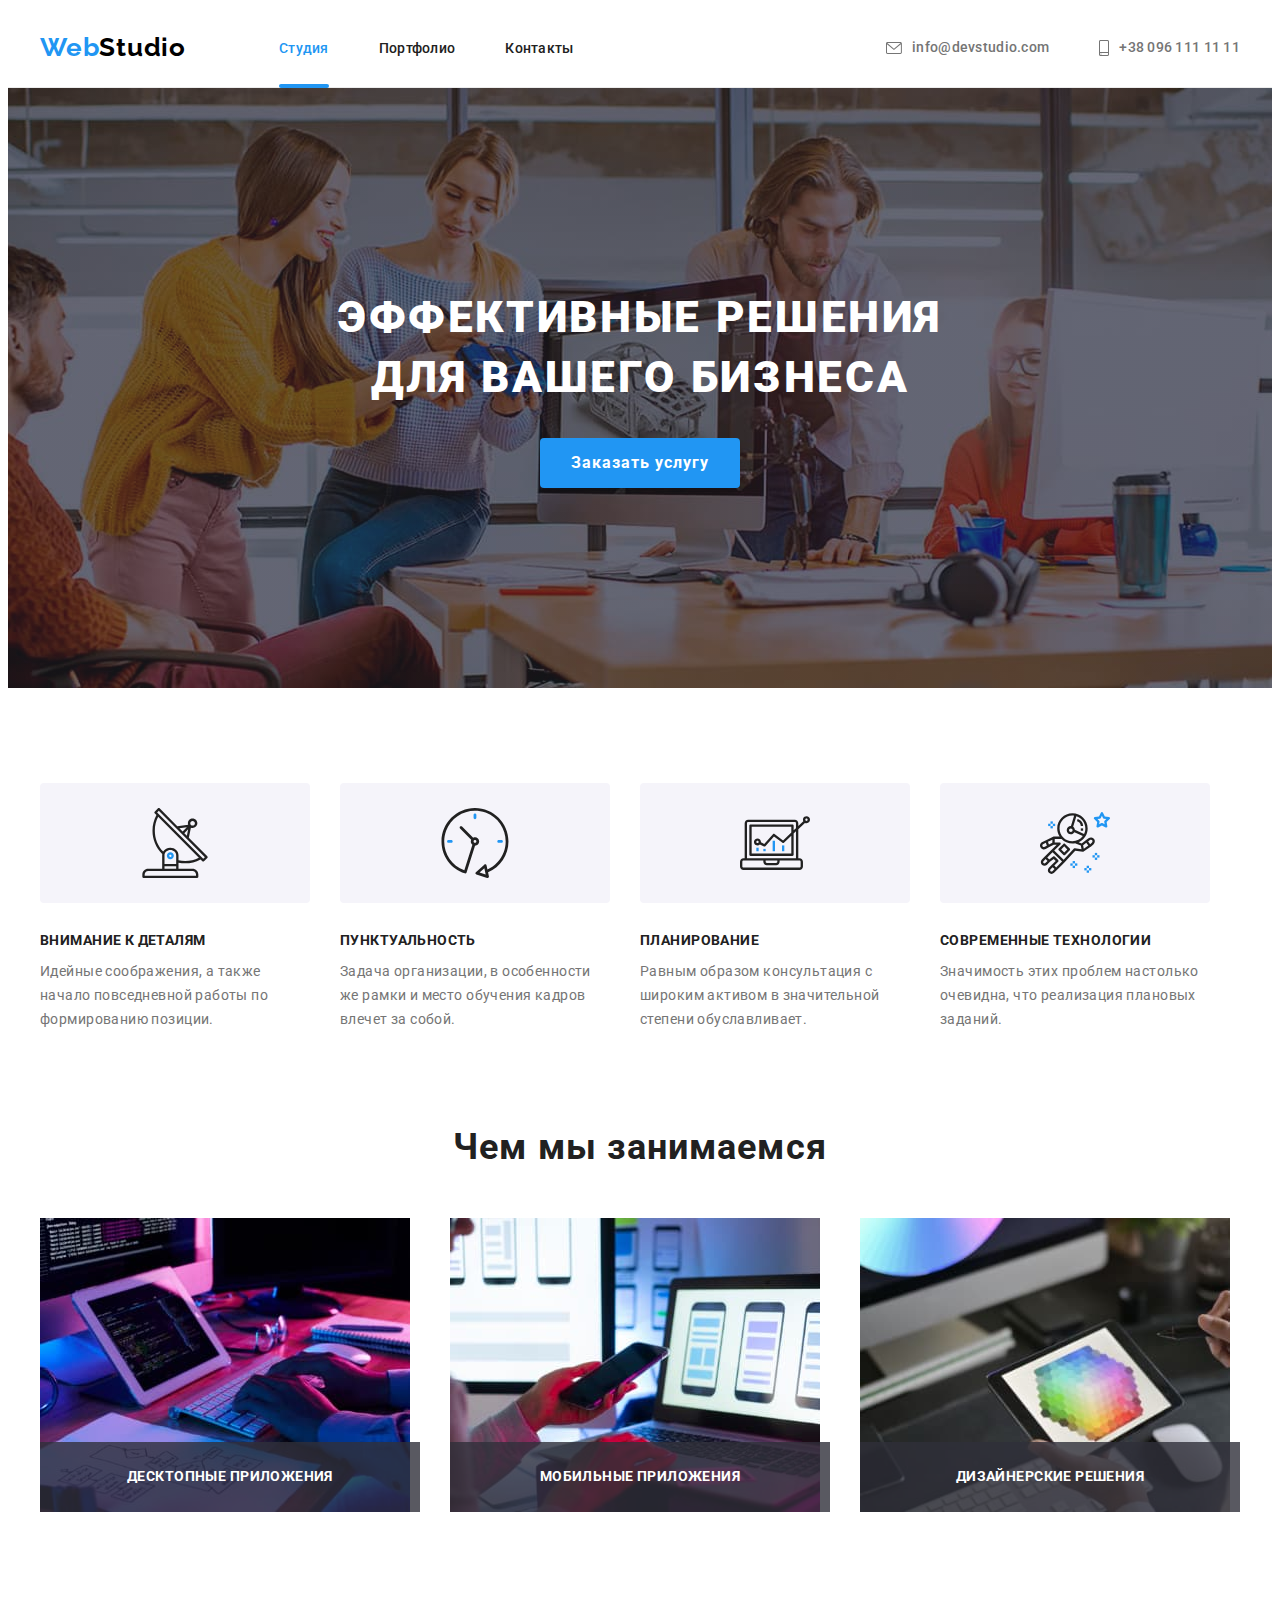
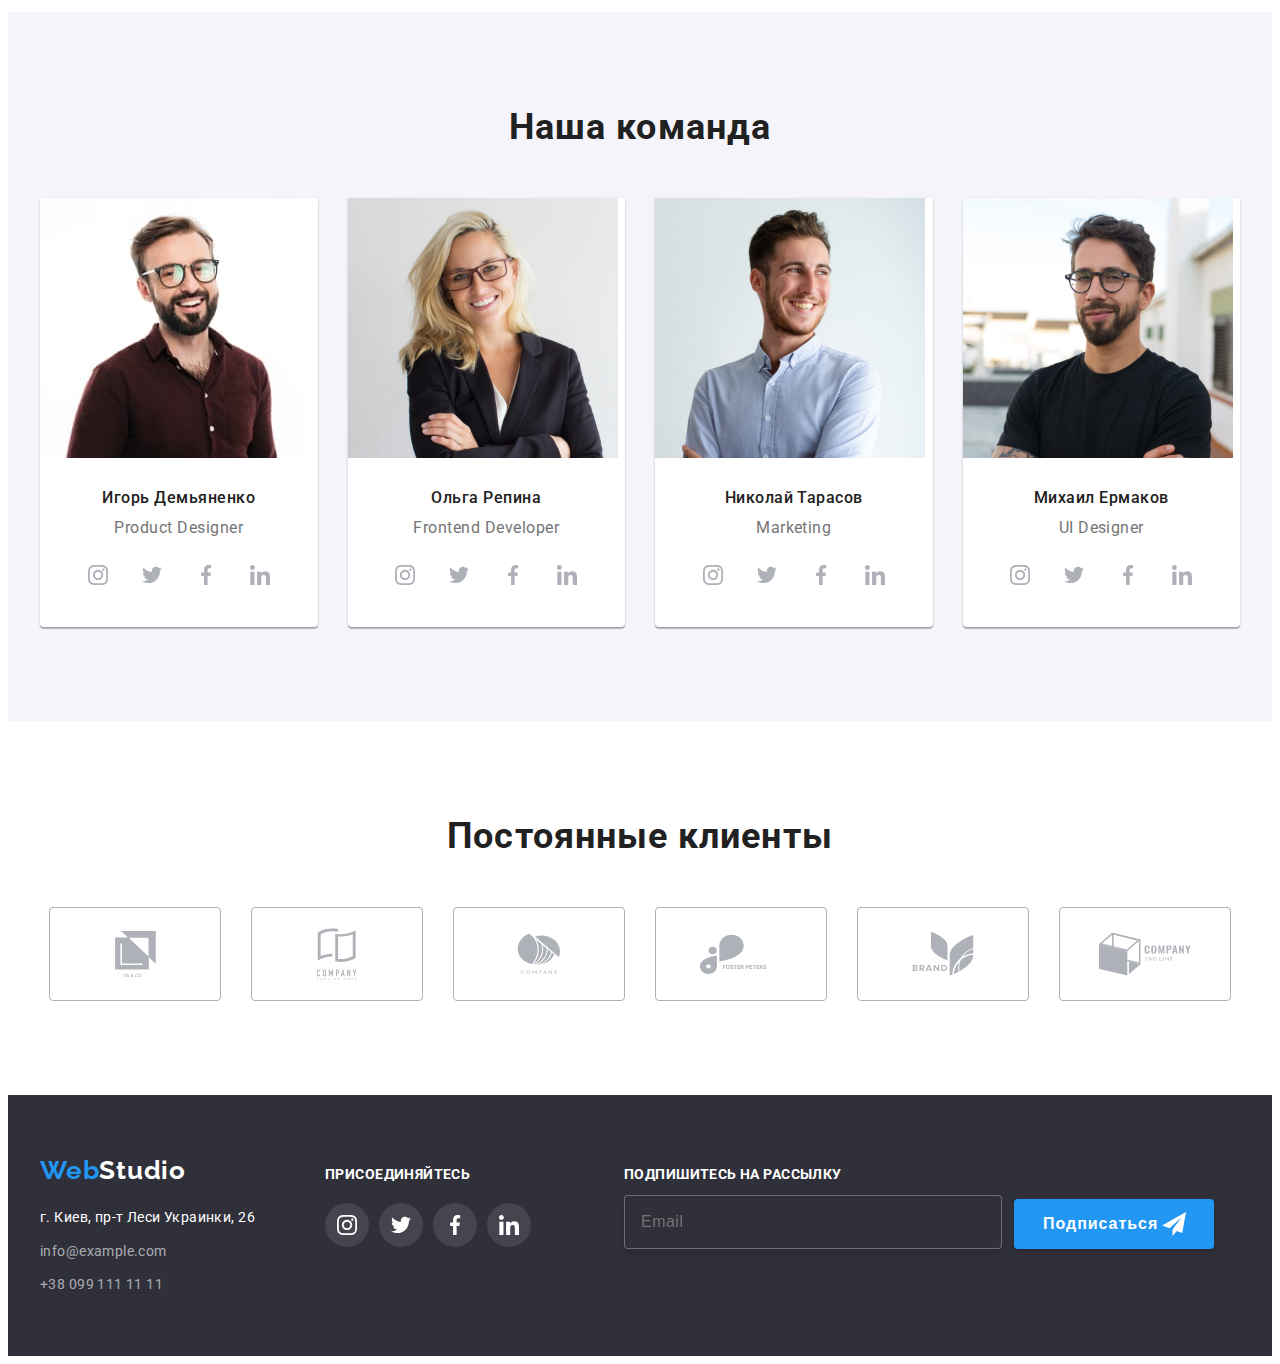
<file: index.html>
<!DOCTYPE html>
<html lang="ru">
<head>
    <meta charset="UTF-8">
    <meta http-equiv="X-UA-Compatible" content="IE=edge">
    <meta name="viewport" content="width=device-width, initial-scale=1.0">
    <title>Document</title>
    <link rel="preconnect" href="https://fonts.googleapis.com">
    <link rel="preconnect" href="https://fonts.gstatic.com" crossorigin>
    <link href="https://fonts.googleapis.com/css2?family=Raleway:wght@700&family=Roboto:wght@400;500;700;900&display=swap"
        rel="stylesheet">
        <link rel="stylesheet" href="https://cdnjs.cloudflare.com/ajax/libs/modern-normalize/1.1.0/modern-normalize.min.css"
            integrity="sha512-wpPYUAdjBVSE4KJnH1VR1HeZfpl1ub8YT/NKx4PuQ5NmX2tKuGu6U/JRp5y+Y8XG2tV+wKQpNHVUX03MfMFn9Q=="
            crossorigin="anonymous" referrerpolicy="no-referrer" />
    <link rel="stylesheet" href="./css/style.css">
</head>
<body>
    <!-- HEADER -->
    <header class="header">
        <div class="container header-container">
        <nav class="header-nav">
            <a class="link header-logo" href="/"><span>Web</span>Studio</a>
            <ul class="list header-list">
                <li class="header-item">
                    <a class="link header-link current" href="/">Студия</a></li>
                <li class="header-item">
                    <a class="link header-link" href="./portfolio.html">Портфолио</a></li>
                <li class="header-item">
                    <a class="link header-link" href="/">Контакты</a></li>
            </ul>
        </nav>
            <ul class="list header-contact">
            <li class="header-item">
                <a class="link header-cont" href="mailto:info@devstudio.com">
                    <svg class="header-icon" width="16" height="12">
                        <use href="./images/icons.svg#icon-envelope"></use>
                    </svg>info@devstudio.com</a>
            </li>
            <li class="header-item">
                <a class="link header-cont" href="tel:+380961111111">
                    <svg class="header-icon" width="10" height="16">
                        <use href="./images/icons.svg#icon-smartphone"></use>
                    </svg>+38 096 111 11 11</a>
            </li>
        </ul>
    </div>
    </header>
    <!-- HERO -->
   <div class="hero-container">
        <section  class="hero">
           <div class="container"></div>
           <h1 class="hero-title">Эффективные решения<br> для вашего бизнеса</h1>
           <button type="button" class="hero-btn" data-modal-open>Заказать услугу</button>
        </section>
   </div>
   <main>
        <section class="benefits">
            <h2 class="visually-hidden">Наши преимущества</h2> 
           <div class="container">
            <ul class="list benefits-list">
                <li class="benefits-item">
                <div class="benifits-icon">
                    <svg class="benefits-antenna" width="70" height="70">
                        <use href="./images/icons.svg#icon-antenna"></use>
                    </svg>
                </div>
                    <p class="benefits-title">Внимание к деталям</p>
                    <p class="benefits-text">Идейные соображения, а также начало повседневной работы по формированию позиции.</p>
                    </li>
                    <li class="benefits-item">
                        <div class="benifits-icon">
                            <svg class="benefits-clock" width="70" height="70">
                                <use href="./images/icons.svg#icon-clock"></use>
                            </svg>
                        </div>
                        <p class="benefits-title">Пунктуальность</p>
                        <p class="benefits-text">Задача организации, в особенности же рамки и место обучения кадров влечет за собой.</p>
                    </li>
                    <li class="benefits-item">
                        <div class="benifits-icon">
                            <svg class="benefits-diagram" width="70" height="70">
                                <use href="./images/icons.svg#icon-diagram"></use>
                            </svg>
                        </div>
                        <p class="benefits-title">Планирование</p>
                        <p class="benefits-text">Равным образом консультация с широким активом в значительной степени обуславливает.</p>
                    </li>
                    <li class="benefits-item">
                        <div class="benifits-icon">
                            <svg class="benefits-astronaut" width="70" height="70">
                                <use href="./images/icons.svg#icon-astronaut"></use>
                            </svg>
                        </div>
                        <p class="benefits-title">Современные технологии</p>
                        <p class="benefits-text">Значимость этих проблем настолько очевидна, что реализация плановых заданий.</p>
                    </li>
                </ul>
            </div>
        </section>
        <!-- ABOUT -->
        <section class="about">
            <div class="container">
            <h2 class="about-title">Чем мы занимаемся</h2>
            <ul class="list about-list">
                <li class="about-item">
                    <img src="./images/box_1.jpg" alt="Программирование" width="370">
                    <p class="text-about">Десктопные приложения</p>
                </li>
                <li class="about-item">
                    <img src="./images/box_2.jpg" alt="Мобильная разработка" width="370">
                    <p class="text-about">Мобильные приложения</p>
                </li>
                <li class="about-item">
                    <img src="./images/box_3.jpg" alt="Дизайн" width="370">
                    <p class="text-about">Дизайнерские решения</p>
                </li>
            </ul>
            </div>
        </section>
            <!-- OUR TEAM -->
        <section class="team">
            <div class="container">
            <h2 class="team-title">Наша команда</h2>
            <ul class="list team-list">
                <li class="team-item">
                    <img src="./images/team_card_1.jpg" alt="Игорь Демьяненко продуктовый дизайнер" width="270">
                    <div class="team-item-content">
                        <h3 class="team-name">Игорь Демьяненко</h3> 
                        <p class="team-job">Product Designer</p>
                        <ul class="list team-social-list">
                            <li class="team-social-item">
                                <a class="team-social-link" href="">
                                    <svg class="team-social-icon" width="20" height="20">
                                        <use href="./images/icons.svg#icon-instagram"></use>
                                    </svg>
                                </a>
                            </li>
                            <li class="team-social-item">
                                <a class="team-social-link" href="">
                                    <svg class="team-social-icon" width="20" height="20">
                                        <use href="./images/icons.svg#icon-twitter"></use>
                                    </svg>
                                </a>
                            </li>
                            <li class="team-social-item">
                                <a class="team-social-link" href="">
                                    <svg class="team-social-icon" width="20" height="20">
                                        <use href="./images/icons.svg#icon-facebook"></use>
                                    </svg>
                                </a>
                            </li>
                            <li class="team-social-item">
                                <a class="team-social-link" href="">
                                    <svg class="team-social-icon" width="20" height="20">
                                        <use href="./images/icons.svg#icon-linkedin"></use>
                                    </svg>
                                </a>
                            </li>
                        </ul>
                    </div>
                </li>
                <li class="team-item">
                    <img src="./images/team_card_2.jpg" alt="Ольга Репина фронтенд разработчик" width="270">
                    <div class="team-item-content">
                        <h3 class="team-name">Ольга Репина</h3>
                        <p class="team-job">Frontend Developer</p>
                    <ul class="list team-social-list">
                        <li class="team-social-item">
                            <a class="team-social-link" href="">
                                <svg class="team-social-icon" width="20" height="20">
                                    <use href="./images/icons.svg#icon-instagram"></use>
                                </svg>
                            </a>
                        </li>
                        <li class="team-social-item">
                            <a class="team-social-link" href="">
                                <svg class="team-social-icon" width="20" height="20">
                                    <use href="./images/icons.svg#icon-twitter"></use>
                                </svg>
                            </a>
                        </li>
                        <li class="team-social-item">
                            <a class="team-social-link" href="">
                                <svg class="team-social-icon" width="20" height="20">
                                    <use href="./images/icons.svg#icon-facebook"></use>
                                </svg>
                            </a>
                        </li>
                        <li class="team-social-item">
                            <a class="team-social-link" href="">
                                <svg class="team-social-icon" width="20" height="20">
                                    <use href="./images/icons.svg#icon-linkedin"></use>
                                </svg>
                            </a>
                        </li>
                    </ul>
                    </div>
                </li>
                <li class="team-item">
                    <img src="./images/team_card_3.jpg" alt="Николай Тарасов маркетинг" width="270">
                    <div class="team-item-content">
                        <h3 class="team-name">Николай Тарасов</h3>
                        <p class="team-job">Marketing</p>
                        <ul class="list team-social-list">
                            <li class="team-social-item">
                                <a class="team-social-link" href="">
                                    <svg class="team-social-icon" width="20" height="20">
                                        <use href="./images/icons.svg#icon-instagram"></use>
                                    </svg>
                                </a>
                            </li>
                            <li class="team-social-item">
                                <a class="team-social-link" href="">
                                    <svg class="team-social-icon" width="20" height="20">
                                        <use href="./images/icons.svg#icon-twitter"></use>
                                    </svg>
                                </a>
                            </li>
                            <li class="team-social-item">
                                <a class="team-social-link" href="">
                                    <svg class="team-social-icon" width="20" height="20">
                                        <use href="./images/icons.svg#icon-facebook"></use>
                                    </svg>
                                </a>
                            </li>
                            <li class="team-social-item">
                                <a class="team-social-link" href="">
                                    <svg class="team-social-icon" width="20" height="20">
                                        <use href="./images/icons.svg#icon-linkedin"></use>
                                    </svg>
                                </a>
                            </li>
                        </ul>
                    </div>
                </li>
                <li class="team-item">
                    <img src="./images/team_card_4.jpg" alt="Михаил Ермаков юи дизайнер" width="270">
                    <div class="team-item-content">
                        <h3 class="team-name">Михаил Ермаков</h3>
                        <p class="team-job">UI Designer</p>
                        <ul class="list team-social-list">
                            <li class="team-social-item">
                                <a class="team-social-link" href="">
                                    <svg class="team-social-icon" width="20" height="20">
                                        <use href="./images/icons.svg#icon-instagram"></use>
                                    </svg>
                                </a>
                            </li>
                            <li class="team-social-item">
                                <a class="team-social-link" href="">
                                    <svg class="team-social-icon" width="20" height="20">
                                        <use href="./images/icons.svg#icon-twitter"></use>
                                    </svg>
                                </a>
                            </li>
                            <li class="team-social-item">
                                <a class="team-social-link" href="">
                                    <svg class="team-social-icon" width="20" height="20">
                                        <use href="./images/icons.svg#icon-facebook"></use>
                                    </svg>
                                </a>
                            </li>
                            <li class="team-social-item">
                                <a class="team-social-link" href="">
                                    <svg class="team-social-icon" width="20" height="20">
                                        <use href="./images/icons.svg#icon-linkedin"></use>
                                    </svg>
                                </a>
                            </li>
                        </ul>
                    </div>
                </li>
            </ul>
            </div>
        </section>
        <!-- CLEINTS -->
        <section class="clients">
            <h2 class="clients-title">Постоянные клиенты</h2>
            <ul class="clients-icon-list list">
                <li class="clients-item">
                    <a class="clients-link" href="">
                        <svg class="clients-icon" width="41" height="46.7">
                            <use href="./images/icons.svg#icon-company-1"></use>
                        </svg>
                    </a>
                </li>
                <li class="clients-item">
                    <a class="clients-link" href="">
                        <svg class="clients-icon" width="40" height="52">
                            <use href="./images/icons.svg#icon-company-2"></use>
                        </svg>
                    </a>
                </li>
                <li class="clients-item">
                    <a class="clients-link" href="">
                        <svg class="clients-icon" width="43.46" height="41.18">
                            <use href="./images/icons.svg#icon-company-3"></use>
                        </svg>
                    </a>
                </li>
                <li class="clients-item">
                    <a class="clients-link" href="">
                        <svg class="clients-icon" width="84.44" height="40.62">
                            <use href="./images/icons.svg#icon-company-4"></use>
                        </svg>
                    </a>
                </li>
                <li class="clients-item">
                    <a class="clients-link" href="">
                        <svg class="clients-icon" width="62.54" height="45.43">
                            <use href="./images/icons.svg#icon-company-5"></use>
                        </svg>
                    </a>
                </li>
                <li class="clients-item">
                    <a class="clients-link" href="">
                        <svg class="clients-icon" width="93.79" height="43.93">
                            <use href="./images/icons.svg#icon-company-6"></use>
                        </svg>
                    </a>
                </li>
            </ul>
        </section>
   </main>

    <!-- FOOTER -->
   <footer class="footer">
       <div class="container footer-container">
           <div class="footer-address">
            <a class="link footer-logo" href="/"><span>Web</span>Studio</a>
            <address>
                <ul class="list footer-list">
                    <li class="footer-item"><a class="link address contact" href="https://goo.gl/maps/kqxBph1CpzEgeCtw7" target="_blank" rel="noopener noreferrer">г. Киев, пр-т Леси Украинки, 26</a></li>
                    <li class="footer-item"><a class="link footer-contact contact" href="mailto:info@example.com">info@example.com</a></li>
                    <li class="footer-item"><a class="link footer-contact contact" href="tel:+380991111111">+38 099 111 11 11</a></li>
                </ul>
            </address>
            </div>
            <div class="footer-social">
                <p class="footer-text">Присоединяйтесь</p>
                <ul class="footer-social-list list">
                    <li class="footer-social-item">
                        <a class="footer-social-link" href="">
                            <svg class="footer-social-icon" width="20" height="20">
                                <use href="./images/icons.svg#icon-instagram"></use>
                            </svg>
                        </a>
                    </li>
                    <li class="footer-social-item">
                        <a class="footer-social-link" href="">
                            <svg class="footer-social-icon" width="20" height="20">
                                <use href="./images/icons.svg#icon-twitter"></use>
                            </svg>
                        </a>
                    </li>
                    <li class="footer-social-item">
                        <a class="footer-social-link" href="">
                            <svg class="footer-social-icon" width="20" height="20">
                                <use href="./images/icons.svg#icon-facebook"></use>
                            </svg>
                        </a>
                    </li>
                    <li class="footer-social-item">
                        <a class="footer-social-link" href="">
                            <svg class="footer-social-icon" width="20" height="20">
                                <use href="./images/icons.svg#icon-linkedin"></use>
                            </svg>
                        </a>
                    </li>
                </ul>
            </div>

        <form action="#" class="form_footer">
            <div class="form_subscribe">
                <label class="subscribe-text" for="subscribe-email">Подпишитесь на рассылку</label>
                <input 
                type="email" 
                name="subscribe-email" 
                class="subscribe-input" 
                id="subscribe-email" 
                placeholder="Email"/>
            </div>
            <button type="button" class="subscribe-btn">
                Подписаться<span>
                    <svg class="send-icon" width="24" height="24">
                        <use href="./images/icons.svg#icon-send"></use>
                    </svg>
                </span></button>
        </form>
            
    </div>
    </footer>
        <!-- MODAL WINDOW -->
    <div class="backdrop is-hidden" data-modal>
        <div class="modal">
            <button type="button" class="modal-close" data-modal-close>
                <svg class="modal-icon" width="11" height="11">
                    <use href="./images/icons.svg#icon-Vectorx"></use></svg>
            </button>

            <p class="modal-title">Оставьте свои данные, мы вам перезвоним</p>
            <form action="#">
                <div class="form-field">
                    <label class="input-text" for="user-name">Имя</label>
                    <div class="input-wrap">
                        <input 
                            type="text" 
                            name="user-name" 
                            class="form_input" 
                            autofocus 
                            id="user-name" 
                            required 
                            minlength="3"/>
                        <svg class="input-icon" width="18" height="18">
                            <use href="./images/icons.svg#icon-person"></use>
                        </svg>
                    </div>
                </div>
                <div class="form-field">
                    <label class="input-text" for="user-tel">Телефон</label>
                    <div class="input-wrap">
                        <input 
                            type="tel" 
                            name="user-tel" 
                            class="form_input" 
                            id="user-tel" 
                            required/>
                        <svg class="input-icon" width="18" height="18">
                            <use href="./images/icons.svg#icon-phone"></use>
                        </svg>
                    </div>
                </div>
                <div class="form-field">
                    <label  class="input-text" for="user-email">Почта</label>
                    <div class="input-wrap">
                        <input 
                            type="email" 
                            name="user-email" 
                            class="form_input" 
                            id="user-email" 
                            required/>
                        <svg class="input-icon" width="18" height="18">
                            <use href="./images/icons.svg#icon-email-black"></use>
                        </svg>
                    </div>
                </div>
                <div class="form-field">
                    <label class="input-text" for="feedback">Комментарий</label>
                        <textarea 
                            class="form-text" 
                            name="feedback" 
                            id="feedback" 
                            placeholder="Введите текст"></textarea>
                </div>
                <div class="form-field">
                    <input 
                        type="checkbox" 
                        name="policy"
                        class="policy_check visually-hidden"
                        id="policy"/>
                    <label for="policy" class="check-text">
                        <span>
                            <svg class="policy-icon" width="16" height="15">
                            <use href="./images/icons.svg#icon-check"></use>
                        </svg>
                        </span>Соглашаюсь с рассылкой и принимаю &nbsp;
                        <a class="policy-link" href="">Условия договора
                        </a></label>
                </div>
                <button type="submit" class="submit_btn">Отправить</button>
            </form>
        </div>
    </div>

    <script src="./js/modal.js"></script>
   </body>
</html>
</file>
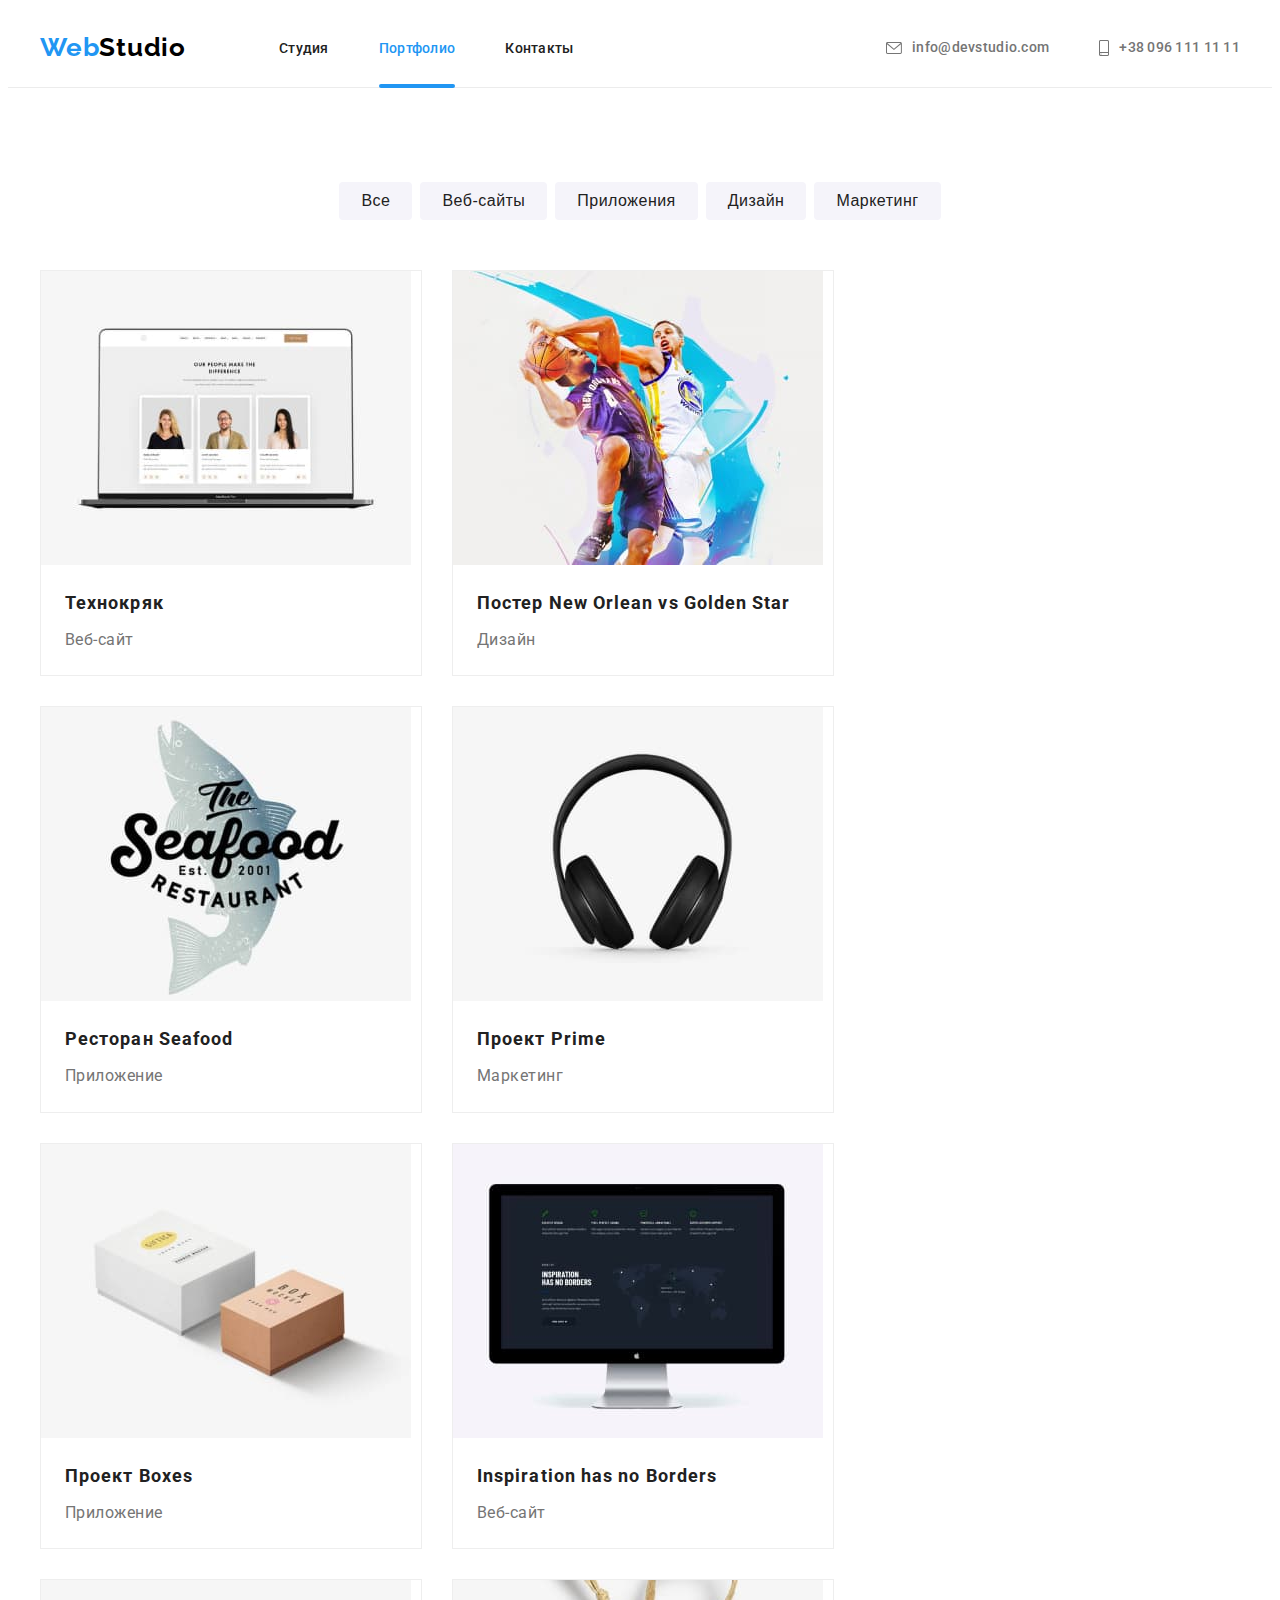
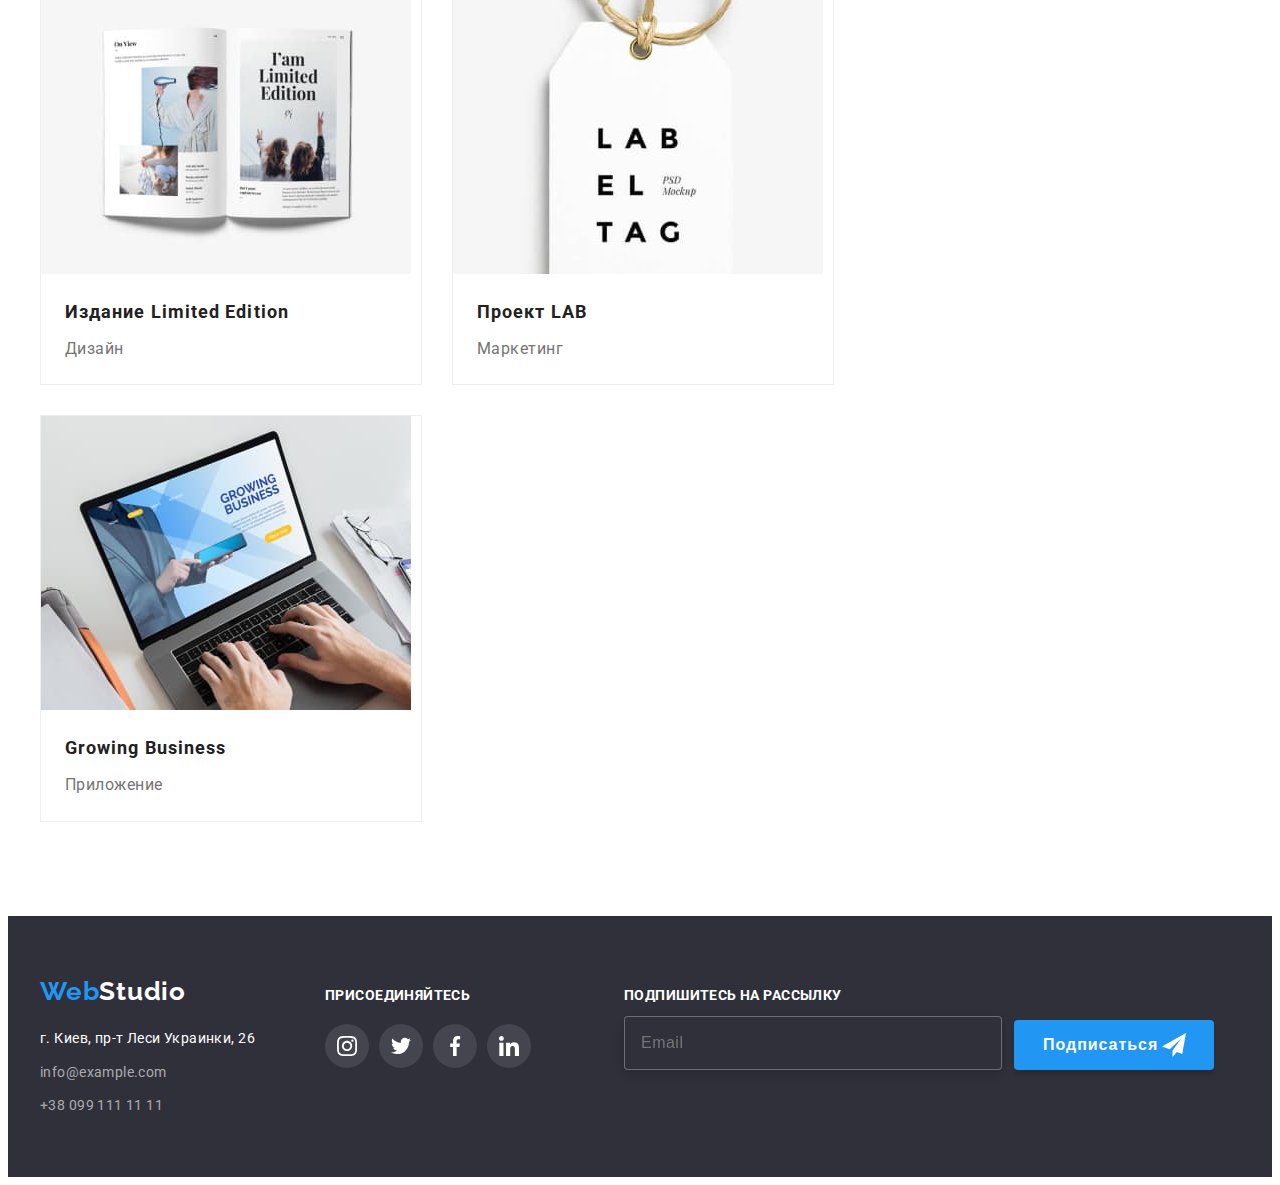
<file: portfolio.html>
<!DOCTYPE html>
<html lang="ru">
<head>
    <meta charset="UTF-8">
    <meta http-equiv="X-UA-Compatible" content="IE=edge">
    <meta name="viewport" content="width=device-width, initial-scale=1.0">
    <title>Document</title>
    <link rel="preconnect" href="https://fonts.googleapis.com">
    <link rel="preconnect" href="https://fonts.gstatic.com" crossorigin>
    <link href="https://fonts.googleapis.com/css2?family=Raleway:wght@700&family=Roboto:wght@400;500;700;900&display=swap"
        rel="stylesheet">
        <link rel="stylesheet" href="https://cdnjs.cloudflare.com/ajax/libs/modern-normalize/1.1.0/modern-normalize.min.css"
            integrity="sha512-wpPYUAdjBVSE4KJnH1VR1HeZfpl1ub8YT/NKx4PuQ5NmX2tKuGu6U/JRp5y+Y8XG2tV+wKQpNHVUX03MfMFn9Q=="
            crossorigin="anonymous" referrerpolicy="no-referrer" />
    <link rel="stylesheet" href="./css/style.css">
</head>
<body>
    <!-- Header -->
    <header class="header">
        <div class="container header-container">
        <nav class="header-nav">
            <a class="link header-logo" href="/"><span>Web</span>Studio</a>
            <ul class="list header-list">
                <li class="header-item">
                    <a class="link header-link" href="./index.html">Студия</a>
                </li>
                <li class="header-item">
                    <a class="link header-link current" href="./portfolio.html">Портфолио</a>
                </li>
                <li class="header-item">
                    <a class="link header-link" href="/">Контакты</a>
                </li>
            </ul>
        </nav>
        <ul class="list header-contact">
            <li class="header-item">
                <a class="link header-cont" href="mailto:info@devstudio.com">
                    <svg class="header-icon" width="16" height="12">
                        <use href="./images/icons.svg#icon-envelope"></use>
                    </svg>info@devstudio.com</a>
            </li>
            <li class="header-item">
                <a class="link header-cont" href="tel:+380961111111">
                    <svg class="header-icon" width="10" height="16">
                        <use href="./images/icons.svg#icon-smartphone"></use>
                    </svg>+38 096 111 11 11</a>
            </li>
        </ul>
        </div>
    </header>
        <!-- Filter -->
    <section class="filter">
        <div class="container">
        <ul class="list filter-list">
            <li class="filter-item">
                <button type="button" class="filter-btn">Все</button>
            </li>
            <li class="filter-item">
                <button type="button" class="filter-btn">Веб-сайты</button>
            </li>
            <li class="filter-item">
                <button type="button" class="filter-btn">Приложения</button>
            </li>
            <li class="filter-item">
                <button type="button" class="filter-btn">Дизайн</button>
            </li>
            <li class="filter-item">
                <button type="button" class="filter-btn">Маркетинг</button>
            </li>
        </ul>
        </div>
    </section>
        <!-- Main -->
    <main>
        <h1 class="visually-hidden">Нашы роботы</h1>
        <section class="main">
            <div class="container">
            <ul class="list main-list">
                <li class="main-item">
                    <div class="main-item-overlay">
                        <img class="img-main" src="./images/img1.jpg" alt="Ноутбук с открытым веб-сайтом" width="370">
                        <p class="overlay-text">Технокряк это современная площадка распространения коронавируса. Компании используют эту платформу для цифрового
                        шпионажа и атак на защищённые сервера конкурентов.</p>
                    </div>
                    <h3 class="main-title">Технокряк</h3>
                    <p class="main-text">Веб-сайт</p>
                </li>
                <li class="main-item">
                    <div class="main-item-overlay">
                        <img class="img-main" src="./images/img2.jpg" alt="Два баскетболиста борются за мяч" width="370">
                        <p class="overlay-text">Технокряк это современная площадка распространения коронавируса. Компании используют эту платформу для цифрового
                        шпионажа и атак на защищённые сервера конкурентов.</p>
                    </div>
                    <h3 class="main-title">Постер New Orlean vs Golden Star</h3>
                    <p class="main-text">Дизайн</p>
                </li>
                <li class="main-item">
                    <div class="main-item-overlay">
                        <img class="img-main" src="./images/img3.jpg" alt="Логотип ресторана" width="370">
                        <p class="overlay-text">Технокряк это современная площадка распространения коронавируса. Компании используют эту платформу для цифрового
                        шпионажа и атак на защищённые сервера конкурентов.</p>
                    </div>
                    <h3 class="main-title">Ресторан Seafood</h3>
                    <p class="main-text">Приложение</p>
                </li>
                <li class="main-item">
                    <div class="main-item-overlay">
                        <img class="img-main" src="./images/img4.jpg" alt="Изображение наушников" width="370">
                        <p class="overlay-text">Технокряк это современная площадка распространения коронавируса. Компании используют эту платформу для цифрового
                        шпионажа и атак на защищённые сервера конкурентов.</p>
                    </div>
                    <h3 class="main-title">Проект Prime</h3>
                    <p class="main-text">Маркетинг</p>
                </li>
                <li class="main-item">
                    <div class="main-item-overlay">
                        <img class="img-main" src="./images/img5.jpg" alt="Белая и коричневая коробки" width="370">
                        <p class="overlay-text">Технокряк это современная площадка распространения коронавируса. Компании используют эту платформу для цифрового
                        шпионажа и атак на защищённые сервера конкурентов.</p>
                    </div>
                    <h3 class="main-title">Проект Boxes</h3>
                    <p class="main-text">Приложение</p>
                </li>
                <li class="main-item">
                    <div class="main-item-overlay">
                        <img class="img-main" src="./images/img6.jpg" alt="Монитор с открытым веб-сайтом" width="370">
                        <p class="overlay-text">Технокряк это современная площадка распространения коронавируса. Компании используют эту платформу для цифрового
                        шпионажа и атак на защищённые сервера конкурентов.</p>
                    </div>
                    <h3 class="main-title">Inspiration has no Borders</h3>
                    <p class="main-text">Веб-сайт</p>
                </li>
                <li class="main-item">
                    <div class="main-item-overlay">
                        <img class="img-main" src="./images/img7.jpg" alt="Страницы открытого журнала" width="370">
                        <p class="overlay-text">Технокряк это современная площадка распространения коронавируса. Компании используют эту платформу для цифрового
                        шпионажа и атак на защищённые сервера конкурентов.</p>
                    </div>
                    <h3 class="main-title">Издание Limited Edition</h3>
                    <p class="main-text">Дизайн</p>
                </li>
                <li class="main-item">
                    <div class="main-item-overlay">
                        <img class="img-main" src="./images/img8.jpg" alt="Этикетка" width="370">
                        <p class="overlay-text">Технокряк это современная площадка распространения коронавируса. Компании используют эту платформу для цифрового
                        шпионажа и атак на защищённые сервера конкурентов.</p>
                    </div>
                    <h3 class="main-title">Проект LAB</h3>
                    <p class="main-text">Маркетинг</p>
                </li>
                <li class="main-item">
                    <div class="main-item-overlay">
                        <img class="img-main" src="./images/img9.jpg" alt="Работа за ноутбуком" width="370">
                        <p class="overlay-text">Технокряк это современная площадка распространения коронавируса. Компании используют эту платформу для цифрового
                        шпионажа и атак на защищённые сервера конкурентов.</p>
                    </div>
                    <h3 class="main-title">Growing Business</h3>
                    <p class="main-text">Приложение</p>
                </li>
            </ul>
            </div>
        </section>
    </main>
    <!-- Footer -->
    <footer class="footer">
        <div class="container footer-container">
            <div class="footer-address">
                <a class="link footer-logo" href="/"><span>Web</span>Studio</a>
                <address>
                    <ul class="list footer-list">
                        <li class="footer-item"><a class="link address contact" href="https://goo.gl/maps/kqxBph1CpzEgeCtw7"
                                target="_blank" rel="noopener noreferrer">г. Киев, пр-т Леси Украинки, 26</a></li>
                        <li class="footer-item"><a class="link footer-contact contact"
                                href="mailto:info@example.com">info@example.com</a></li>
                        <li class="footer-item"><a class="link footer-contact contact" href="tel:+380991111111">+38 099 111
                                11 11</a></li>
                    </ul>
                </address>
            </div>
            <div class="footer-social">
                <p class="footer-text">Присоединяйтесь</p>
                <ul class="footer-social-list list">
                    <li class="footer-social-item">
                        <a class="footer-social-link" href="">
                            <svg class="footer-social-icon" width="20" height="20">
                                <use href="./images/icons.svg#icon-instagram"></use>
                            </svg>
                        </a>
                    </li>
                    <li class="footer-social-item">
                        <a class="footer-social-link" href="">
                            <svg class="footer-social-icon" width="20" height="20">
                                <use href="./images/icons.svg#icon-twitter"></use>
                            </svg>
                        </a>
                    </li>
                    <li class="footer-social-item">
                        <a class="footer-social-link" href="">
                            <svg class="footer-social-icon" width="20" height="20">
                                <use href="./images/icons.svg#icon-facebook"></use>
                            </svg>
                        </a>
                    </li>
                    <li class="footer-social-item">
                        <a class="footer-social-link" href="">
                            <svg class="footer-social-icon" width="20" height="20">
                                <use href="./images/icons.svg#icon-linkedin"></use>
                            </svg>
                        </a>
                    </li>
                </ul>
            </div>

            <form action="#" class="form_footer">
                <div class="form_subscribe">
                    <label class="subscribe-text" for="subscribe-email">Подпишитесь на рассылку</label>
                    <input 
                    type="email"
                     name="subscribe-email" 
                     class="subscribe-input"
                     id="subscribe-email" 
                     placeholder="Email"/>
                </div>
                <button type="button" class="subscribe-btn">
                    Подписаться<span>
                        <svg class="send-icon" width="24" height="24">
                            <use href="./images/icons.svg#icon-send"></use>
                        </svg>
                    </span></button>
            </form>

        </div> 
    </footer>
     
   </body>
</html>
</file>
<file: css/style.css>
:root {
  --primary-bg-color: #ffffff;
  --hero-color: #2f303a;
  --title-text-color: #212121;
  --text-color: #757575;
  --selection-color: #2196f3;
  --btn-color: #f5f4fa;
}

body {
  font-family: 'Roboto', sans-serif;
  background-color: var(--primary-bg-color);
  color: var(--text-color);
}
p,
h1,
h2,
h3,
h4,
h5,
h6 {
  margin: 0;
}
ul {
  margin: 0;
  padding: 0;
}
img {
  display: block;
}
button {
  cursor: pointer;
}
.list {
  list-style: none;
}
.link {
  text-decoration: none;
}
.container {
  width: 1200px;
  padding-left: 15px;
  padding-right: 15px;
  margin-left: auto;
  margin-right: auto;
}

/*--------- HEADER ---------*/
.header {
  padding-top: 24px;
  padding-bottom: 24px;
  background-color: #ffffff;
  border-bottom: 1px solid #ececec;
}
span {
  color: var(--selection-color);
}

.header-container,
.header-nav,
.header-list {
  display: flex;
  align-items: center;
}
.header-contact {
  display: flex;
  margin-left: auto;
  align-items: center;
}

.header-logo {
  font-family: 'Raleway', sans-serif;
  font-weight: 700;
  color: #000000;
  font-size: 26px;
  line-height: 1.2;
  letter-spacing: 0.03em;
  margin-right: 93px;
}
.header-link {
  font-weight: 500;
  font-size: 14px;
  line-height: 1.14px;
  letter-spacing: 0.02em;
  color: var(--title-text-color);
  transition: color 250ms cubic-bezier(0.4, 0, 0.2, 1);
}
.header-list .current {
  color: var(--selection-color);
  position: relative;
}
.current::after {
  content: '';
  position: absolute;
  left: 0;
  bottom: -32px;
  width: 100%;
  height: 4px;
  border-radius: 2px;
  background-color: var(--selection-color);
}
.header-item:not(:last-child) {
  margin-right: 50px;
}

.header-cont {
  font-weight: 500;
  font-size: 14px;
  line-height: 1.14;
  letter-spacing: 0.02em;
  color: var(--text-color);
  display: flex;
  align-items: center;
  transition: color 250ms cubic-bezier(0.4, 0, 0.2, 1);
}
.header-icon {
  margin-right: 10px;
  fill: currentColor;
}

.header-link:hover,
.header-link:focus,
.header-cont:hover,
.header-cont:focus {
  color: var(--selection-color);
}

/*--------- HERO INDEX.html---------*/
.hero {
  text-align: center;
  padding: 200px 0;
}
.hero-container {
  max-width: 1600px;
  min-height: 600px;
  margin: 0 auto;
  background-color: var(--hero-color);
  background-image: linear-gradient(rgba(47, 48, 58, 0.4), rgba(47, 48, 58, 0.4)),
    url(../images/hero-bg.jpg);
  background-repeat: no-repeat;
  background-position: center;
  background-size: cover;
}

.hero-title {
  font-weight: 900;
  font-size: 44px;
  line-height: 1.36;
  color: var(--primary-bg-color);
  text-align: center;
  letter-spacing: 0.06em;
  text-transform: uppercase;
  margin-bottom: 30px;
}
.hero-btn {
  width: 200px;
  height: 50px;
  font-family: inherit;
  font-weight: 700;
  font-size: 16px;
  line-height: 1.87;
  letter-spacing: 0.06em;
  color: var(--primary-bg-color);
  background-color: var(--selection-color);
  box-shadow: 0px 4px 4px rgba(0, 0, 0, 0.15);
  border-radius: 4px;
  border: none;
  cursor: pointer;
  margin: 0 485px;
  transition: background-color 250ms cubic-bezier(0.4, 0, 0.2, 1);
}
.hero-btn:hover,
.hero-btn:focus {
  background-color: #188ce8;
}
/*--------- MAIN BENEFITS INDEX.html---------*/
.benefits {
  padding-top: 95px;
  padding-bottom: 95px;
}
.benefits-list {
  display: flex;
  align-items: center;
}
.benefits-item {
  max-width: 270px;
}
.benefits-item:not(:last-child) {
  margin-right: 30px;
}
.benifits-icon {
  display: flex;
  justify-content: center;
  align-items: center;
  height: 120px;
  background-color: var(--btn-color);
  border-radius: 4px;
  margin-bottom: 30px;
}
.benefits-title {
  font-weight: 700;
  font-size: 14px;
  line-height: 1.14;
  color: var(--title-text-color);
  letter-spacing: 0.03em;
  text-transform: uppercase;
  margin-bottom: 10px;
}
.benefits-text {
  font-size: 14px;
  line-height: 24px;
  letter-spacing: 0.03em;
  color: var(--text-color);
}
/*--------- MAIN ABOUT INDEX.html---------*/
.about {
  padding-top: 0;
  padding-bottom: 100px;
}
.about-title {
  font-weight: 700;
  font-size: 36px;
  line-height: 1.17;
  letter-spacing: 0.03em;
  color: var(--title-text-color);
  margin-bottom: 50px;
  text-align: center;
}
.about-list {
  display: flex;
  margin-left: -30px;
}

.about-item {
  width: calc(100% / 3 - 30px);
  margin-left: 30px;
  position: relative;
}
.text-about {
  position: absolute;
  bottom: 0;
  width: 100%;
  padding-top: 27px;
  padding-bottom: 27px;
  text-align: center;
  font-style: normal;
  font-weight: bold;
  font-size: 14px;
  line-height: 1.14;
  letter-spacing: 0.03em;
  text-transform: uppercase;
  color: var(--primary-bg-color);
  background-color: rgba(47, 48, 58, 0.8);
}
/*--------- MAIN OUR TEAM INDEX.html---------*/
.team {
  background-color: #f5f4fa;
  padding-top: 94px;
  padding-bottom: 94px;
}
.team-title {
  font-weight: 700;
  font-size: 36px;
  line-height: 1.17;
  letter-spacing: 0.03em;
  color: var(--title-text-color);
  margin-bottom: 50px;
  text-align: center;
}
.team-list {
  display: flex;
  margin-left: -30px;
}
.team-item {
  width: calc(100% / 4 - 30px);
  min-height: 368px;
  margin-left: 30px;
  background-color: var(--primary-bg-color);
  box-shadow: 0px 1px 3px rgba(0, 0, 0, 0.12), 0px 1px 1px rgba(0, 0, 0, 0.14),
    0px 2px 1px rgba(0, 0, 0, 0.2);
  border-radius: 0px 0px 4px 4px;
}
.team-name {
  font-weight: 500;
  font-size: 16px;
  line-height: 1.2;
  letter-spacing: 0.03em;
  color: var(--title-text-color);
  text-align: center;
  margin-top: 30px;
  margin-bottom: 10px;
}
.team-job {
  font-size: 16px;
  line-height: 1.2;
  letter-spacing: 0.03em;
  text-align: center;
  margin-bottom: 16px;
}
.team-social-list {
  display: flex;
  justify-content: center;
  padding-bottom: 30px;
}
.team-social-item + .team-social-item {
  margin-left: 10px;
}
.team-social-link {
  width: 44px;
  height: 44px;
  background-color: var(--primary-bg-color);
  display: flex;
  justify-content: center;
  align-items: center;
  border-radius: 50%;
  fill: #afb1b8;
  transition: fill 250ms cubic-bezier(0.4, 0, 0.2, 1),
    background-color 250ms cubic-bezier(0.4, 0, 0.2, 1);
}
.team-social-link:hover,
.team-social-link:focus {
  fill: var(--primary-bg-color);
  background-color: var(--selection-color);
}

/*--------- CLIENTS INDEX.html---------*/
.clients-title {
  font-weight: 700;
  font-size: 36px;
  line-height: 1.17;
  letter-spacing: 0.03em;
  color: var(--title-text-color);
  margin-bottom: 50px;
  text-align: center;
  padding-top: 94px;
  margin-bottom: 50px;
}
.clients-icon-list {
  display: flex;
  justify-content: center;
  padding-bottom: 94px;
}
.clients-item + .clients-item {
  margin-left: 30px;
}
.clients-link {
  display: flex;
  justify-content: center;
  align-items: center;
  width: 170px;
  height: 92px;
  background-color: var(--primary-bg-color);
  border: 1px solid #afb1b8;
  border-radius: 4px;
  fill: #afb1b8;
  transition: fill 250ms cubic-bezier(0.4, 0, 0.2, 1),
    border-color 250ms cubic-bezier(0.4, 0, 0.2, 1);
}
.clients-link:hover,
.clients-link:focus {
  fill: var(--selection-color);
  border-color: var(--selection-color);
}
/*--------- FILTER PORTFOLIO.html---------*/
.filter {
  padding-top: 94px;
  padding-bottom: 50px;
}
.filter-list {
  display: flex;
  align-items: center;
  justify-content: center;
}
.filter-item:not(:last-child) {
  margin-right: 8px;
}
.filter-btn {
  font-style: inherit;
  font-weight: 500;
  font-size: 16px;
  line-height: 1.6;
  letter-spacing: 0.03em;
  color: var(--title-text-color);
  background-color: var(--btn-color);
  border-radius: 4px;
  text-align: center;
  padding: 6px 22px;
  border: none;
  transition: color 250ms cubic-bezier(0.4, 0, 0.2, 1),
    background-color 250ms cubic-bezier(0.4, 0, 0.2, 1),
    box-shadow 250ms cubic-bezier(0.4, 0, 0.2, 1);
}
.filter-btn:hover {
  color: var(--primary-bg-color);
  background-color: var(--selection-color);
  box-shadow: 0px 3px 1px rgba(0, 0, 0, 0.1), 0px 1px 2px rgba(0, 0, 0, 0.08),
    0px 2px 2px rgba(0, 0, 0, 0.12);
}

/*--------- MAIN PORTFOLIO.html---------*/
.main {
  padding-bottom: 94px;
}
.main-list {
  display: flex;
  flex-wrap: wrap;
  margin-left: -30px;
  margin-bottom: -30px;
}
.main-item {
  position: relative;
  margin-left: 30px;
  margin-bottom: 30px;
  width: calc(100% / 3 - 30px);
  border: 1px solid #eeeeee;
  cursor: pointer;
  transition: box-shadow 250ms cubic-bezier(0.4, 0, 0.2, 1);
}
.main-item:hover {
  box-shadow: 0px 1px 1px rgba(0, 0, 0, 0.12), 0px 4px 4px rgba(0, 0, 0, 0.06),
    1px 4px 6px rgba(0, 0, 0, 0.16);
}
.main-item:hover .overlay-text {
  transform: translateY(0);
  transition: transform 250ms cubic-bezier(0.4, 0, 0.2, 1);
}

.main-item-overlay {
  position: relative;
  overflow: hidden;
}
.overlay-text {
  position: absolute;
  top: 0;
  left: 0;
  height: 100%;
  width: 100%;
  padding: 63px 24px;
  font-style: normal;
  font-weight: normal;
  font-size: 18px;
  line-height: 1.56;
  letter-spacing: 0.03em;
  color: var(--primary-bg-color);
  background-color: rgba(33, 150, 243, 0.9);
  transform: translateY(100%);
  transition: transform 250ms cubic-bezier(0.4, 0, 0.2, 1);
}
.main-title {
  font-weight: 700;
  font-size: 18px;
  line-height: 2;
  letter-spacing: 0.06em;
  color: var(--title-text-color);
  margin-top: 20px;
  margin-left: 24px;
  margin-bottom: 4px;
}
.main-text {
  font-size: 16px;
  line-height: 1.9;
  letter-spacing: 0.03em;
  margin-left: 24px;
  margin-bottom: 20px;
}
/*--------- FOOTER---------*/

.footer {
  background-color: var(--hero-color);
  max-height: 252px;
  padding-top: 60px;
  padding-bottom: 60px;
}

.footer-container {
  display: flex;
  flex-direction: row;
  align-items: baseline;
}

.footer-logo {
  font-family: 'Raleway', sans-serif;
  font-weight: 700;
  font-size: 26px;
  line-height: 1.2;
  letter-spacing: 0.03em;
  color: var(--primary-bg-color);
  margin-bottom: 20px;
}

.footer-item:not(:last-child) {
  margin-bottom: 9px;
}

.address {
  font-size: 14px;
  line-height: 1.7;
  letter-spacing: 0.03em;
  font-style: normal;
  color: var(--primary-bg-color);
}

.footer-contact {
  font-size: 14px;
  line-height: 24px;
  letter-spacing: 0.03em;
  font-style: normal;
  color: rgba(255, 255, 255, 0.6);
}

.contact {
  transition: color 250ms cubic-bezier(0.4, 0, 0.2, 1);
}

.contact:hover,
.contact:focus {
  color: var(--selection-color);
}

.footer-text {
  font-weight: bold;
  font-size: 14px;
  line-height: 1.14;
  letter-spacing: 0.03em;
  font-style: normal;
  text-transform: uppercase;
  color: #ffffff;
  margin-bottom: 20px;
}

.footer-address {
  display: flex;
  flex-direction: column;
}

.footer-social {
  display: flex;
  flex-direction: column;
  align-items: flex-start;
  margin-left: 70px;
}

.footer-social-list {
  display: flex;
  justify-content: center;
}

.footer-social-item + .footer-social-item {
  margin-left: 10px;
}

.footer-social-link {
  width: 44px;
  height: 44px;
  background-color: var(--primary-bg-color);
  display: flex;
  justify-content: center;
  align-items: center;
  border-radius: 50%;
  fill: var(--primary-bg-color);
  background-color: rgba(255, 255, 255, 0.1);
  transition: background-color 250ms cubic-bezier(0.4, 0, 0.2, 1);
}

.footer-social-link:hover,
.footer-social-link:focus {
  background-color: var(--selection-color);
}

.visually-hidden {
  position: absolute;
  width: 1px;
  height: 1px;
  margin: -1px;
  padding: 0;
  overflow: hidden;
  border: 0;
  clip: rect(0 0 0 0);
}

/* MODAL WINDOW */

.backdrop {
  position: fixed;
  top: 0;
  width: 100vw;
  height: 100vw;
  background-color: rgba(0, 0, 0, 0.2);
  transition: opacity 250ms cubic-bezier(0.4, 0, 0.2, 1),
    visibility 250ms cubic-bezier(0.4, 0, 0.2, 1);
}

.backdrop.is-hidden .modal {
  transform: scale(0.5);
}

.modal {
  width: 528px;
  min-height: 581px;
  background-color: var(--primary-bg-color);
  box-shadow: 0px 1px 3px rgba(0, 0, 0, 0.12), 0px 1px 1px rgba(0, 0, 0, 0.14),
    0px 2px 1px rgba(0, 0, 0, 0.2);
  border-radius: 4px;
  position: absolute;
  top: 25%;
  /* top: 30%; якщо ставлю  top: 50%;  модальне вікно відображається на пів екрану силка на скрін: http://ipic.su/img/img7/fs/kiss_238kb.1644362673.jpg */
  left: 50%;
  transform: translate(-50%, -50%) scale(1);
  transition: transform 250ms cubic-bezier(0.4, 0, 0.2, 1);
  padding: 40px;
}

.modal-close {
  display: flex;
  align-items: center;
  justify-content: center;
  position: absolute;
  top: 8px;
  right: 8px;
  width: 30px;
  height: 30px;
  border-radius: 50%;
  background-color: var(--primary-bg-color);
  border: 1px solid rgba(0, 0, 0, 0.1);
  transition: fill 250ms cubic-bezier(0.4, 0, 0.2, 1);
}

.modal-close:hover {
  fill: var(--selection-color);
}

.is-hidden {
  opacity: 0;
  visibility: hidden;
  pointer-events: none;
}

.modal-title {
  font-style: normal;
  font-weight: bold;
  font-size: 20px;
  line-height: 1.15;
  text-align: center;
  letter-spacing: 0.03em;
  color: var(--title-text-color);
  margin-bottom: 12px;
}

.form-field {
  margin-bottom: 10px;
}

.form-field:nth-child(4),
.form-field:nth-child(5) {
  margin-bottom: 0;
}

.input-wrap {
  position: relative;
}

.input-icon {
  position: absolute;
  left: 12px;
  top: 50%;
  transform: translateY(-50%);
  margin-right: 12px;
  transition: fill 250ms cubic-bezier(0.4, 0, 0.2, 1);
}

.form_input {
  width: 100%;
  height: 40px;
  border: 1px solid rgba(33, 33, 33, 0.2);
  border-radius: 4px;
  padding-left: 40px;
  color: var(--title-text-color);
  cursor: pointer;
  outline: none;
  transition: border-color 250ms cubic-bezier(0.4, 0, 0.2, 1);
}

.form_input:hover,
.form_input:focus,
.form-text:hover,
.form-text:focus {
  border-color: var(--selection-color);
  color: var(--title-text-color);
}

.form_input:hover + .input-icon,
.form_input:focus + .input-icon {
  fill: var(--selection-color);
}

.input-text {
  display: block;
  margin-bottom: 4px;
  font-style: normal;
  font-weight: normal;
  font-size: 12px;
  line-height: 1.17;
  letter-spacing: 0.01em;
  color: var(--text-color);
  outline: none;
}

.form-text {
  margin-bottom: 20px;
  width: 100%;
  height: 120px;
  border: 1px solid rgba(33, 33, 33, 0.2);
  border-radius: 4px;
  padding-left: 16px;
  padding-top: 12px;
  resize: none;
  outline: none;
  transition: border-color 250ms cubic-bezier(0.4, 0, 0.2, 1);
}
.check-text {
  display: flex;
  align-items: center;
  margin-bottom: 30px;
  margin-left: 12px;
  text-align: center;
  font-style: 400;
  font-weight: normal;
  font-size: 14px;
  line-height: 1.72;
  letter-spacing: 0.03em;
  color: var(--text-color);
  cursor: pointer;
}

.check-text span {
  display: flex;
  justify-content: center;
  align-items: center;
  width: 16px;
  height: 15px;
  border: 2px solid var(--title-text-color);
  border-radius: 2px;
  margin-right: 7px;
}

.policy-icon {
  fill: transparent;
}

.policy_check:checked + .check-text span {
  background-color: var(--primary-bg-color);
  border: none;
}

.policy_check:checked + .check-text .policy-icon {
  fill: var(--primary-bg-color);
  background-color: var(--selection-color);
  border-radius: 2px;
}
.policy-link {
  color: var(--selection-color);
}
/* .check-text::before {
  content: '';
  width: 15px;
  height: 15px;
  border: 2px solid var(--title-text-color);
  border-radius: 2px;
  margin-right: 7px;
}
.policy_check:checked + .check-text::before {
  border: none;
  background-image: url(../images/icon\ check.svg);
  background-repeat: no-repeat;
  background-position: center;
  background-size: cover;
} */

.submit_btn {
  display: flex;
  justify-content: center;
  margin: 0 auto;
  padding: 10px 56px;
  width: 200px;
  height: 50px;
  text-align: center;
  font-style: normal;
  font-weight: bold;
  font-size: 16px;
  line-height: 1.88;
  letter-spacing: 0.06em;
  color: var(--primary-bg-color);
  background-color: var(--selection-color);
  box-shadow: 0px 4px 4px rgba(0, 0, 0, 0.15);
  border-radius: 4px;
  border: none;
  cursor: pointer;
  transition: background-color 250ms cubic-bezier(0.4, 0, 0.2, 1);
}

.submit_btn:hover,
.submit_btn:focus {
  background-color: #188ce8;
}

/* FOOTER SUBSCRIBE */

.form_footer {
  display: flex;
  flex-direction: row;
}

.form_subscribe {
  margin-left: 93px;
}

.subscribe-text {
  display: block;
  margin-bottom: 20px;
  font-style: normal;
  font-weight: bold;
  font-size: 14px;
  line-height: 1.14px;
  letter-spacing: 0.03em;
  text-transform: uppercase;
  color: var(--primary-bg-color);
}

.subscribe-input {
  width: 358px;
  height: 50px;
  margin-right: 12px;
  font-style: normal;
  font-weight: normal;
  font-size: 16px;
  line-height: 1.25;
  align-items: center;
  letter-spacing: 0.03em;
  color: rgba(255, 255, 255, 0.6);
  border: 1px solid rgba(255, 255, 255, 0.3);
  filter: drop-shadow(0px 4px 4px rgba(0, 0, 0, 0.15));
  border-radius: 4px;
  padding-left: 16px;
  background-color: var(--hero-color);
  cursor: pointer;
  outline: none;
  transition: border-color 250ms cubic-bezier(0.4, 0, 0.2, 1);
}

.subscribe-btn {
  position: relative;
  align-self: flex-end;
  padding: 10px 62px 10px 29px;
  width: 200px;
  height: 50px;
  font-style: normal;
  font-weight: bold;
  font-size: 16px;
  line-height: 1.88;
  letter-spacing: 0.06em;
  color: var(--primary-bg-color);
  background-color: var(--selection-color);
  box-shadow: 0px 4px 4px rgba(0, 0, 0, 0.15);
  border-radius: 4px;
  border: none;
  cursor: pointer;
  transition: background-color 250ms cubic-bezier(0.4, 0, 0.2, 1);
}

.subscribe-btn:hover,
.subscribe-btn:focus {
  background-color: #188ce8;
}

.subscribe-input:hover,
.subscribe-input:focus {
  border-color: var(--selection-color);
}
.send-icon {
  position: absolute;
  right: 28px;
  top: 50%;
  transform: translateY(-50%);
  fill: var(--primary-bg-color);
}
</file>
